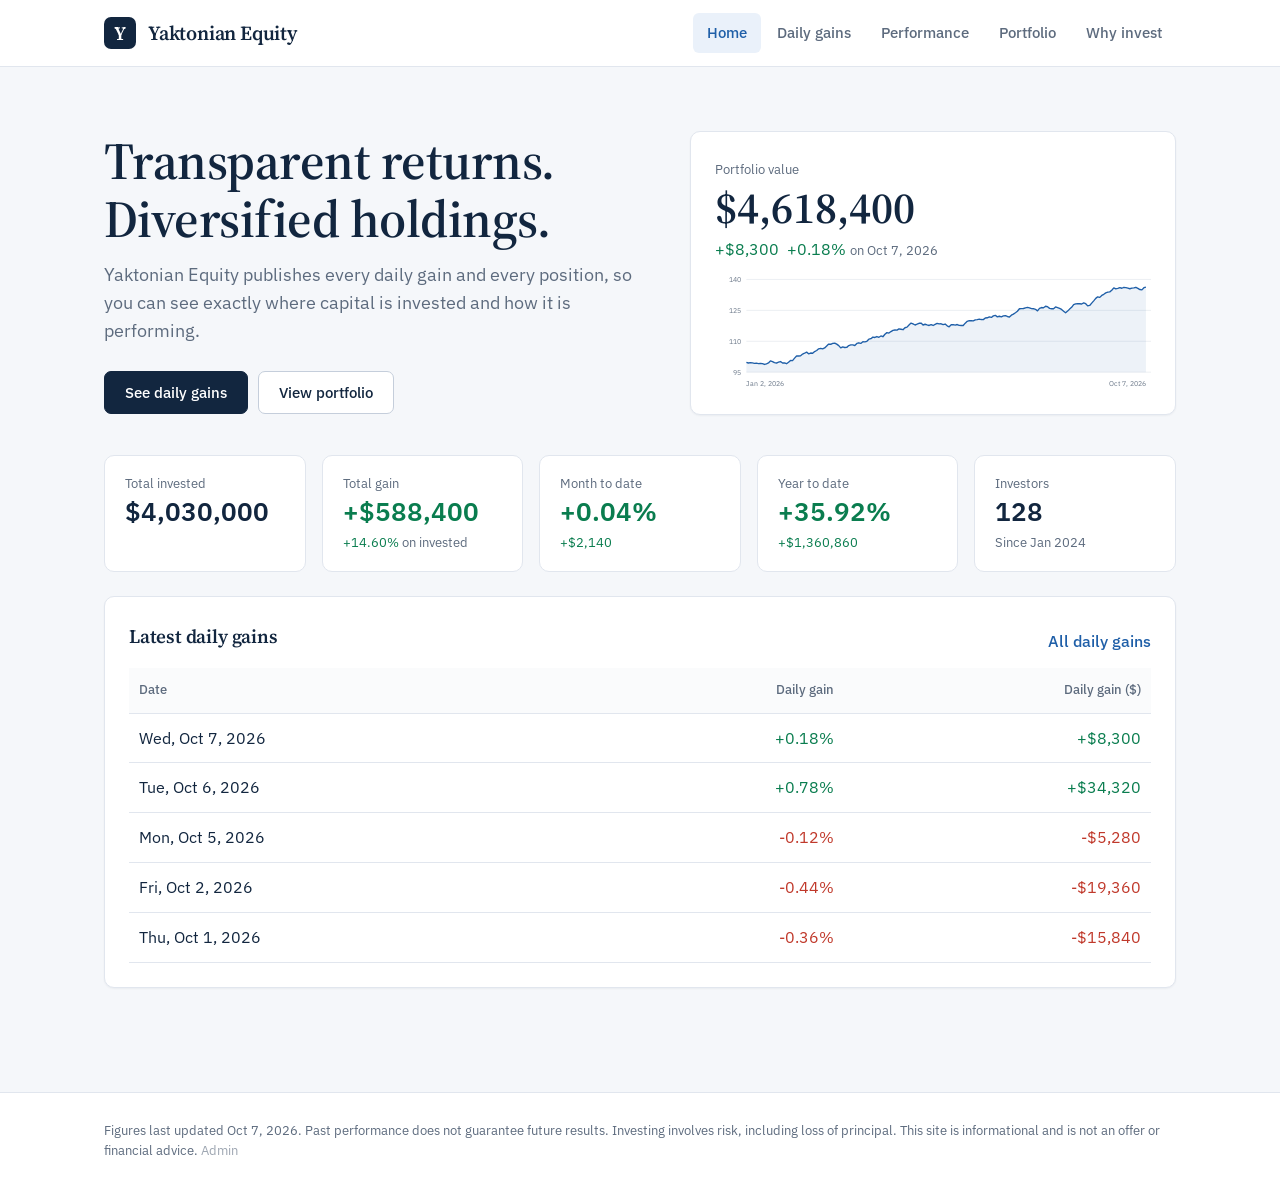
<file: index.html>
<!doctype html>
<html lang="en"><head><meta charset="utf-8"><meta name="viewport" content="width=device-width,initial-scale=1">
<title>Home · Yaktonian Equity</title>
<link rel="preconnect" href="https://fonts.googleapis.com"><link rel="preconnect" href="https://fonts.gstatic.com" crossorigin>
<link href="https://fonts.googleapis.com/css2?family=IBM+Plex+Sans:wght@400;500;600&family=Source+Serif+4:opsz,wght@8..60,500;8..60,600&display=swap" rel="stylesheet">
<link rel="stylesheet" href="assets/style.css"></head>
<body data-page="home"><div id="app"></div>
<script src="assets/data.js"></script><script src="assets/app.js"></script></body></html>
</file>
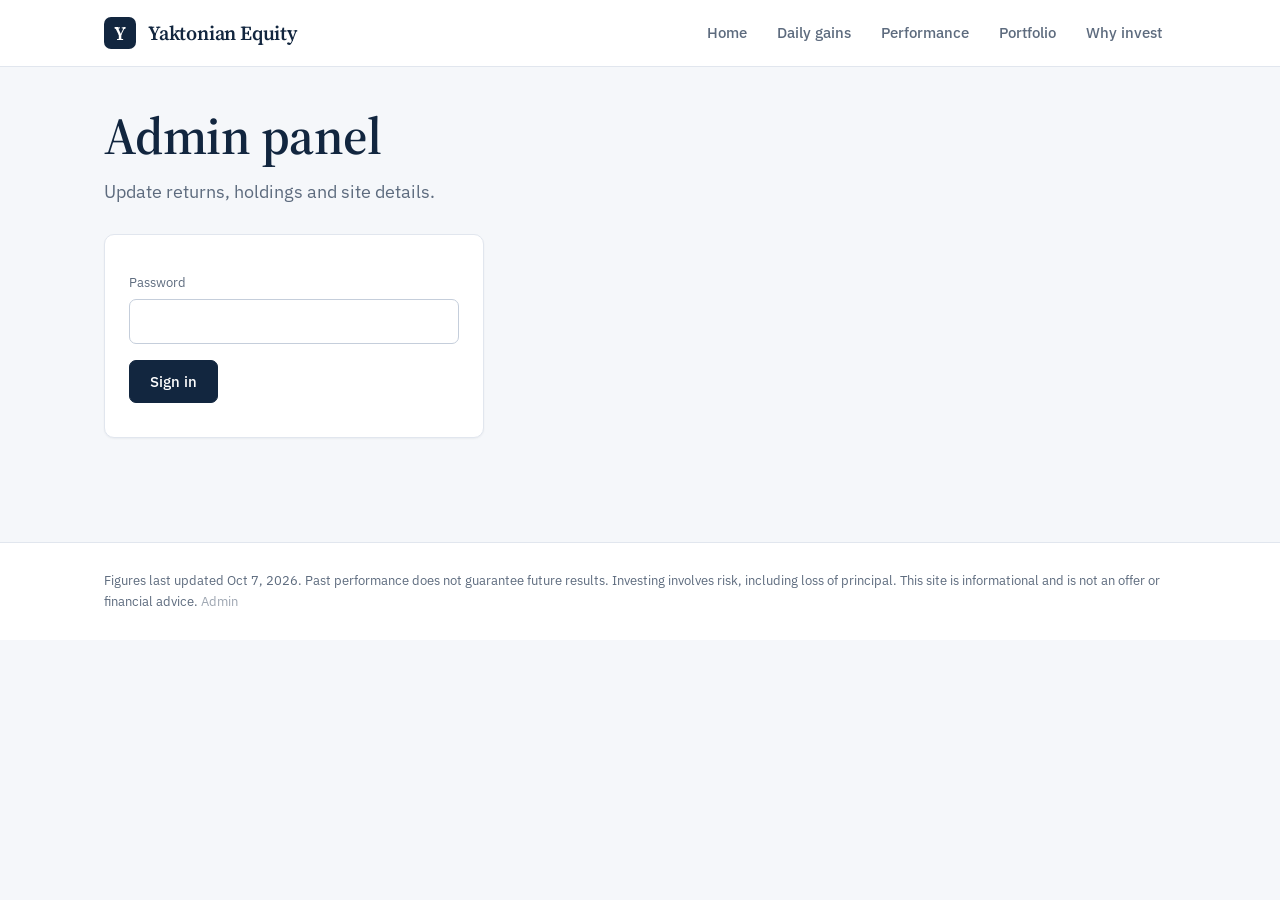
<file: admin.html>
<!doctype html>
<html lang="en"><head><meta charset="utf-8"><meta name="viewport" content="width=device-width,initial-scale=1">
<title>Admin · Yaktonian Equity</title>
<link rel="preconnect" href="https://fonts.googleapis.com"><link rel="preconnect" href="https://fonts.gstatic.com" crossorigin>
<link href="https://fonts.googleapis.com/css2?family=IBM+Plex+Sans:wght@400;500;600&family=Source+Serif+4:opsz,wght@8..60,500;8..60,600&display=swap" rel="stylesheet">
<link rel="stylesheet" href="assets/style.css"></head>
<body data-page="admin"><div id="app"></div>
<script src="assets/data.js"></script><script src="assets/app.js"></script></body></html>
</file>
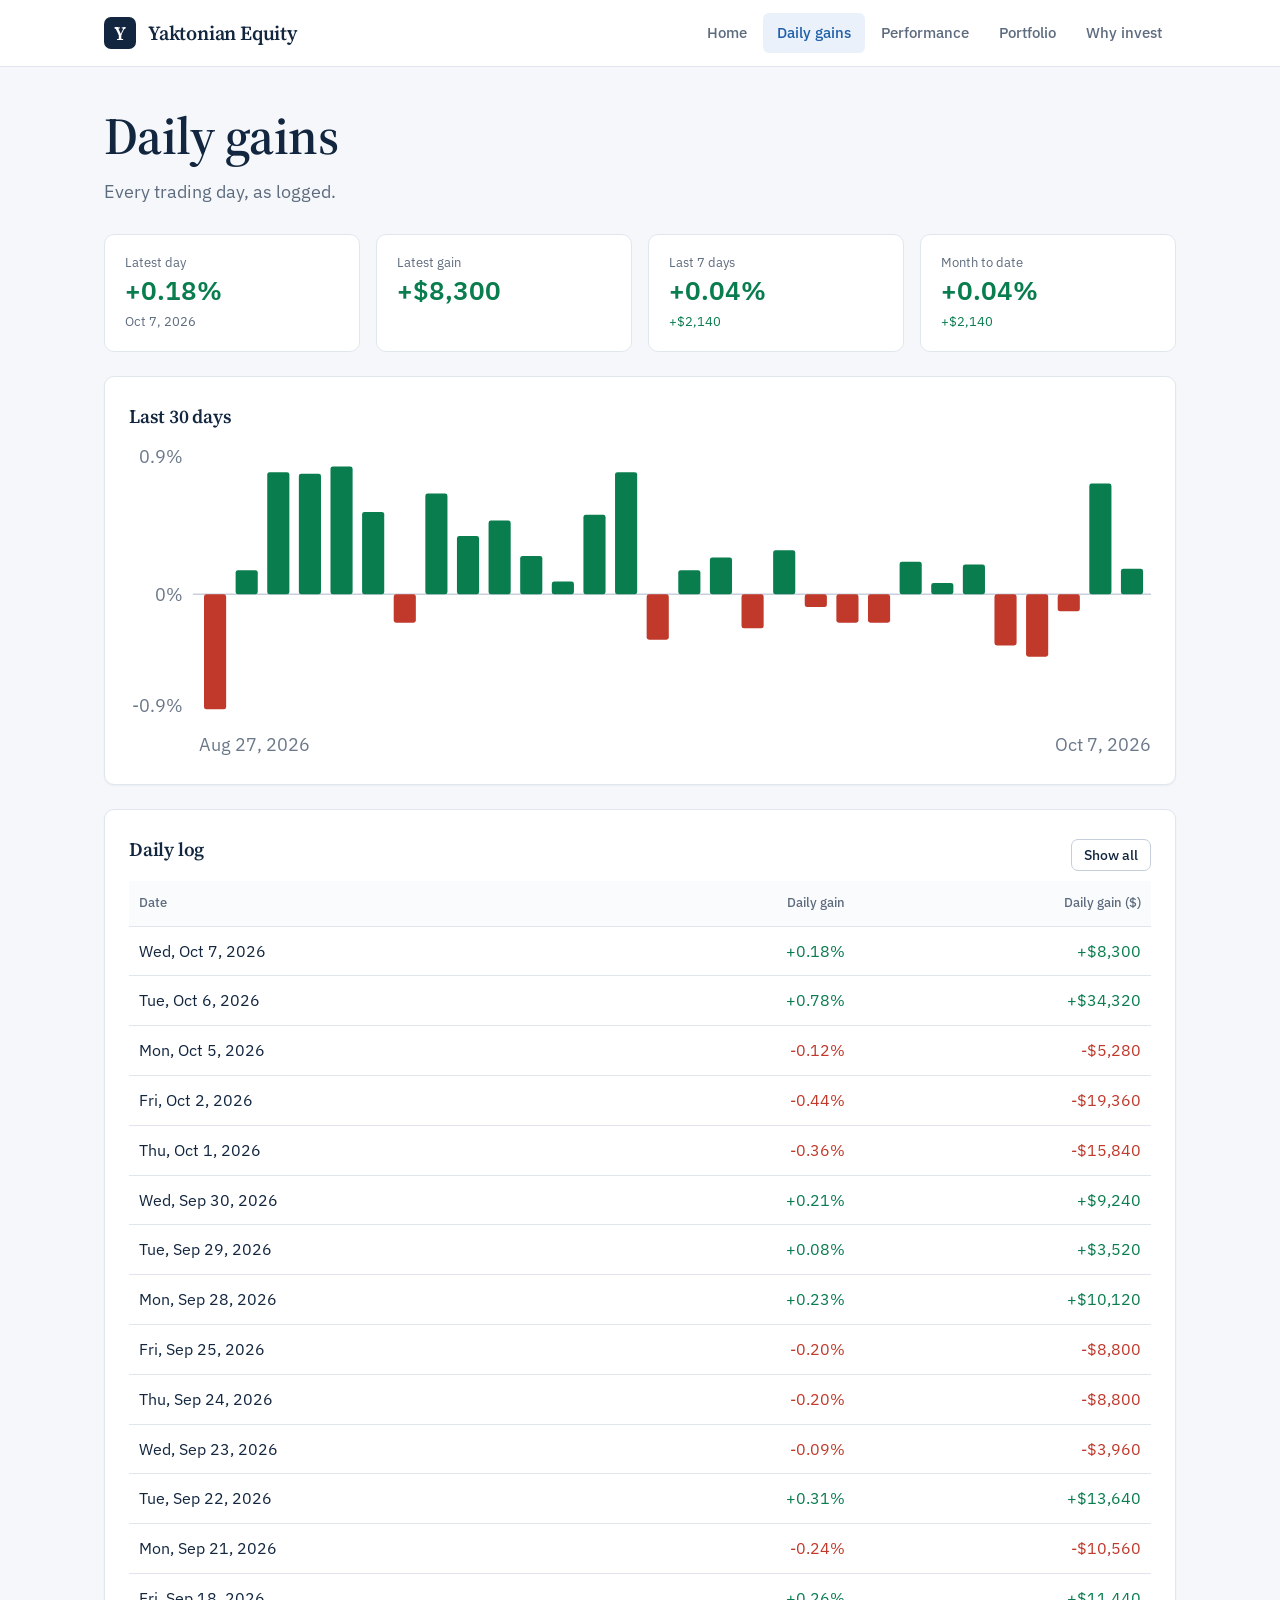
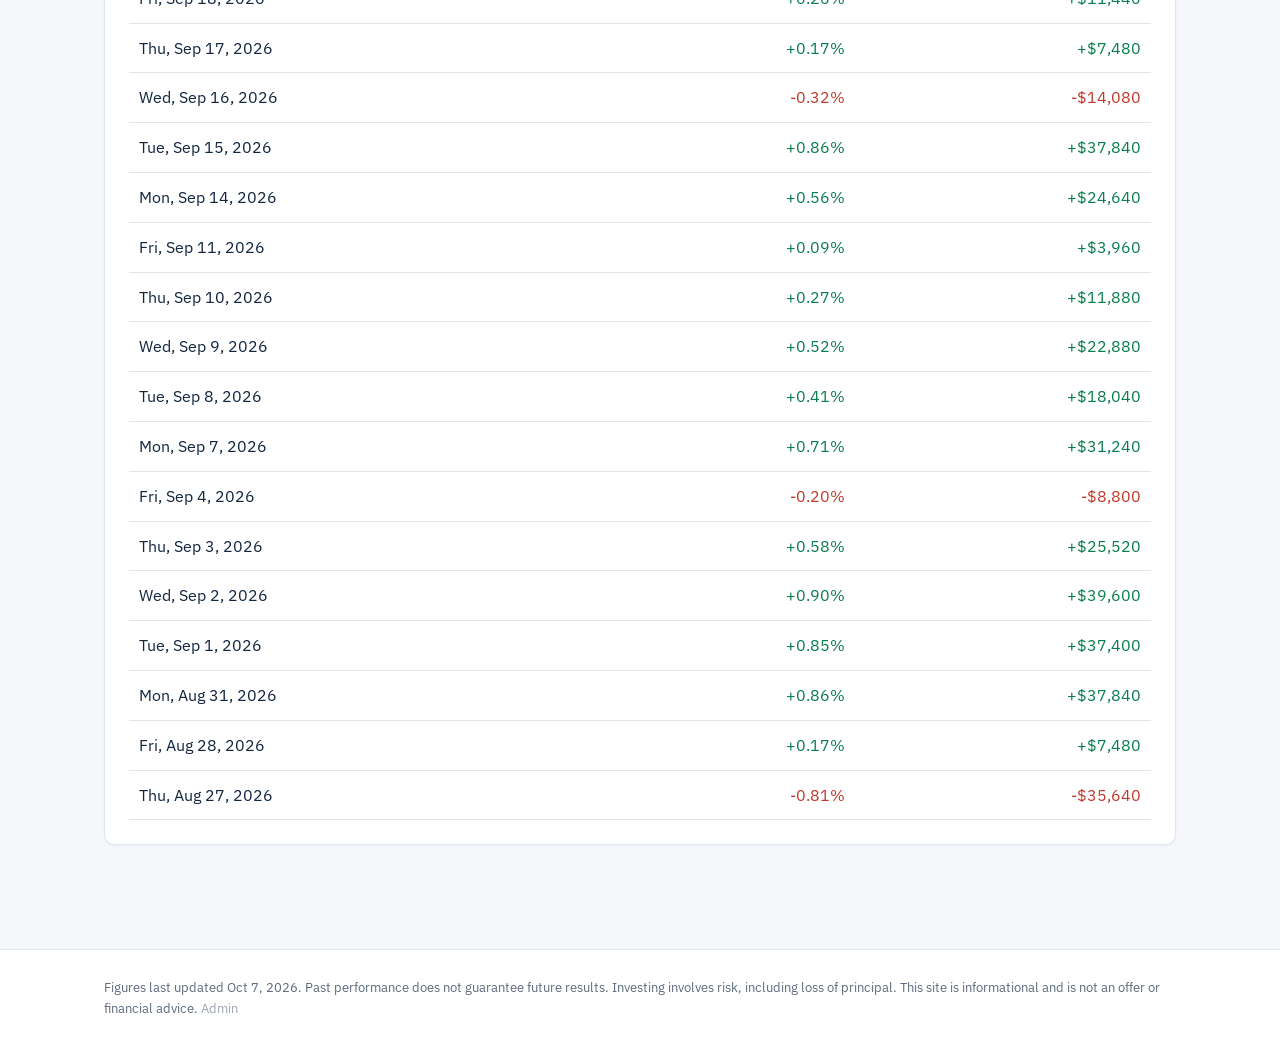
<file: daily.html>
<!doctype html>
<html lang="en"><head><meta charset="utf-8"><meta name="viewport" content="width=device-width,initial-scale=1">
<title>Daily gains · Yaktonian Equity</title>
<link rel="preconnect" href="https://fonts.googleapis.com"><link rel="preconnect" href="https://fonts.gstatic.com" crossorigin>
<link href="https://fonts.googleapis.com/css2?family=IBM+Plex+Sans:wght@400;500;600&family=Source+Serif+4:opsz,wght@8..60,500;8..60,600&display=swap" rel="stylesheet">
<link rel="stylesheet" href="assets/style.css"></head>
<body data-page="daily"><div id="app"></div>
<script src="assets/data.js"></script><script src="assets/app.js"></script></body></html>
</file>
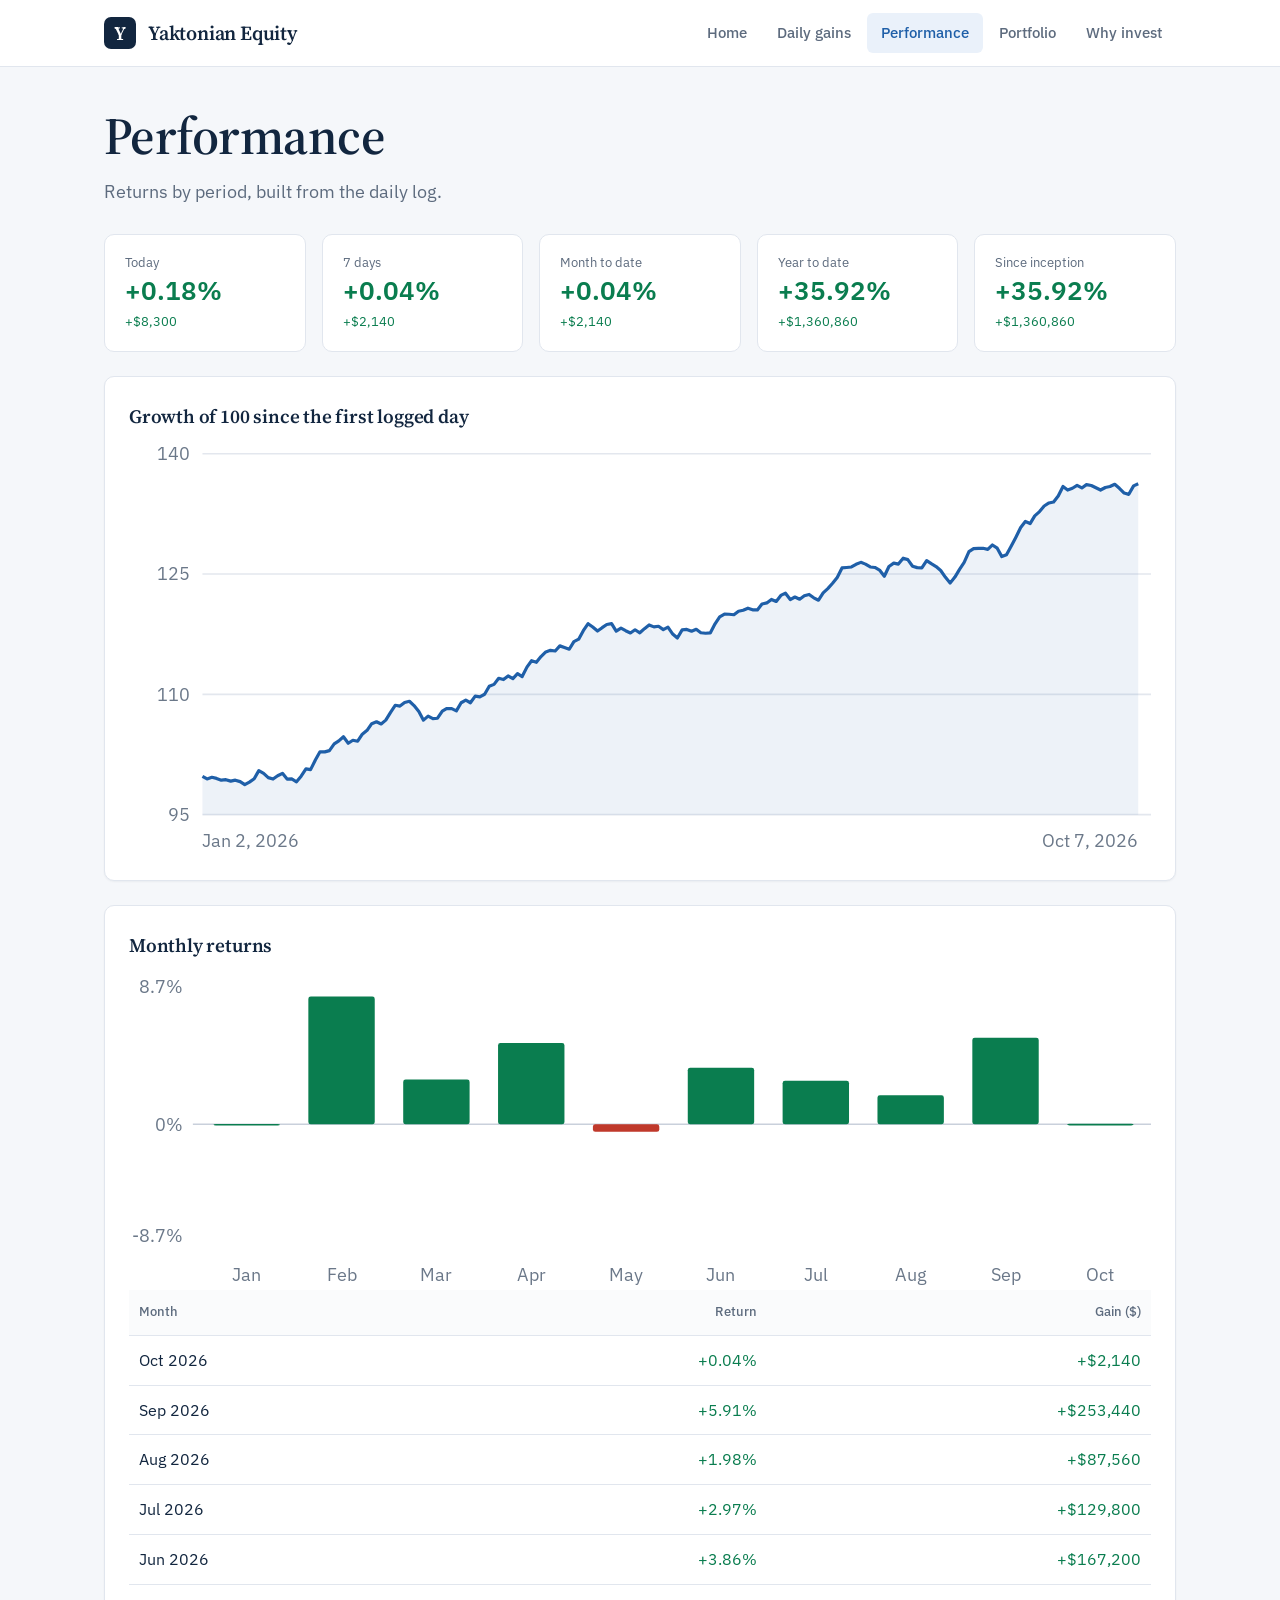
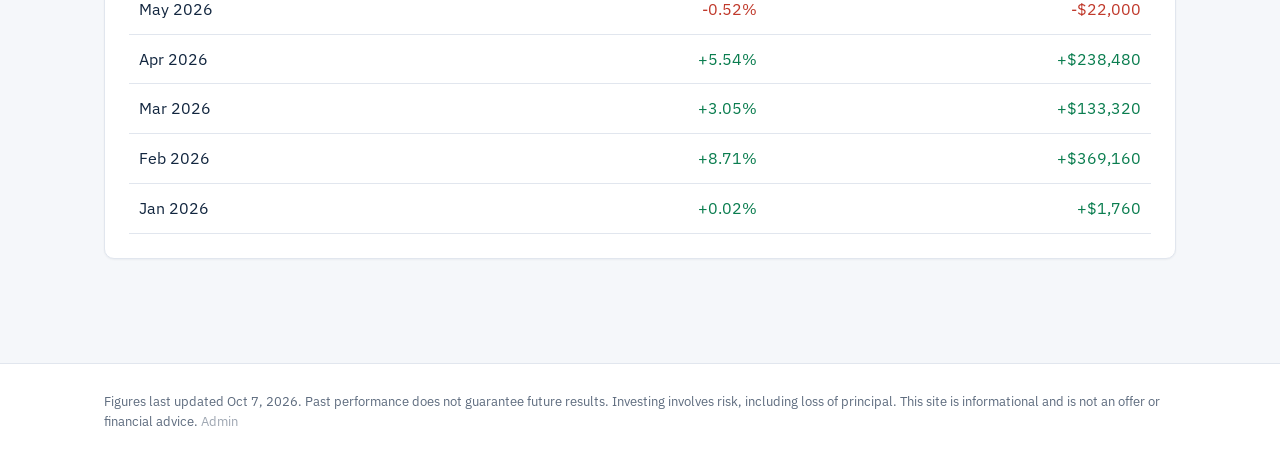
<file: performance.html>
<!doctype html>
<html lang="en"><head><meta charset="utf-8"><meta name="viewport" content="width=device-width,initial-scale=1">
<title>Performance · Yaktonian Equity</title>
<link rel="preconnect" href="https://fonts.googleapis.com"><link rel="preconnect" href="https://fonts.gstatic.com" crossorigin>
<link href="https://fonts.googleapis.com/css2?family=IBM+Plex+Sans:wght@400;500;600&family=Source+Serif+4:opsz,wght@8..60,500;8..60,600&display=swap" rel="stylesheet">
<link rel="stylesheet" href="assets/style.css"></head>
<body data-page="performance"><div id="app"></div>
<script src="assets/data.js"></script><script src="assets/app.js"></script></body></html>
</file>
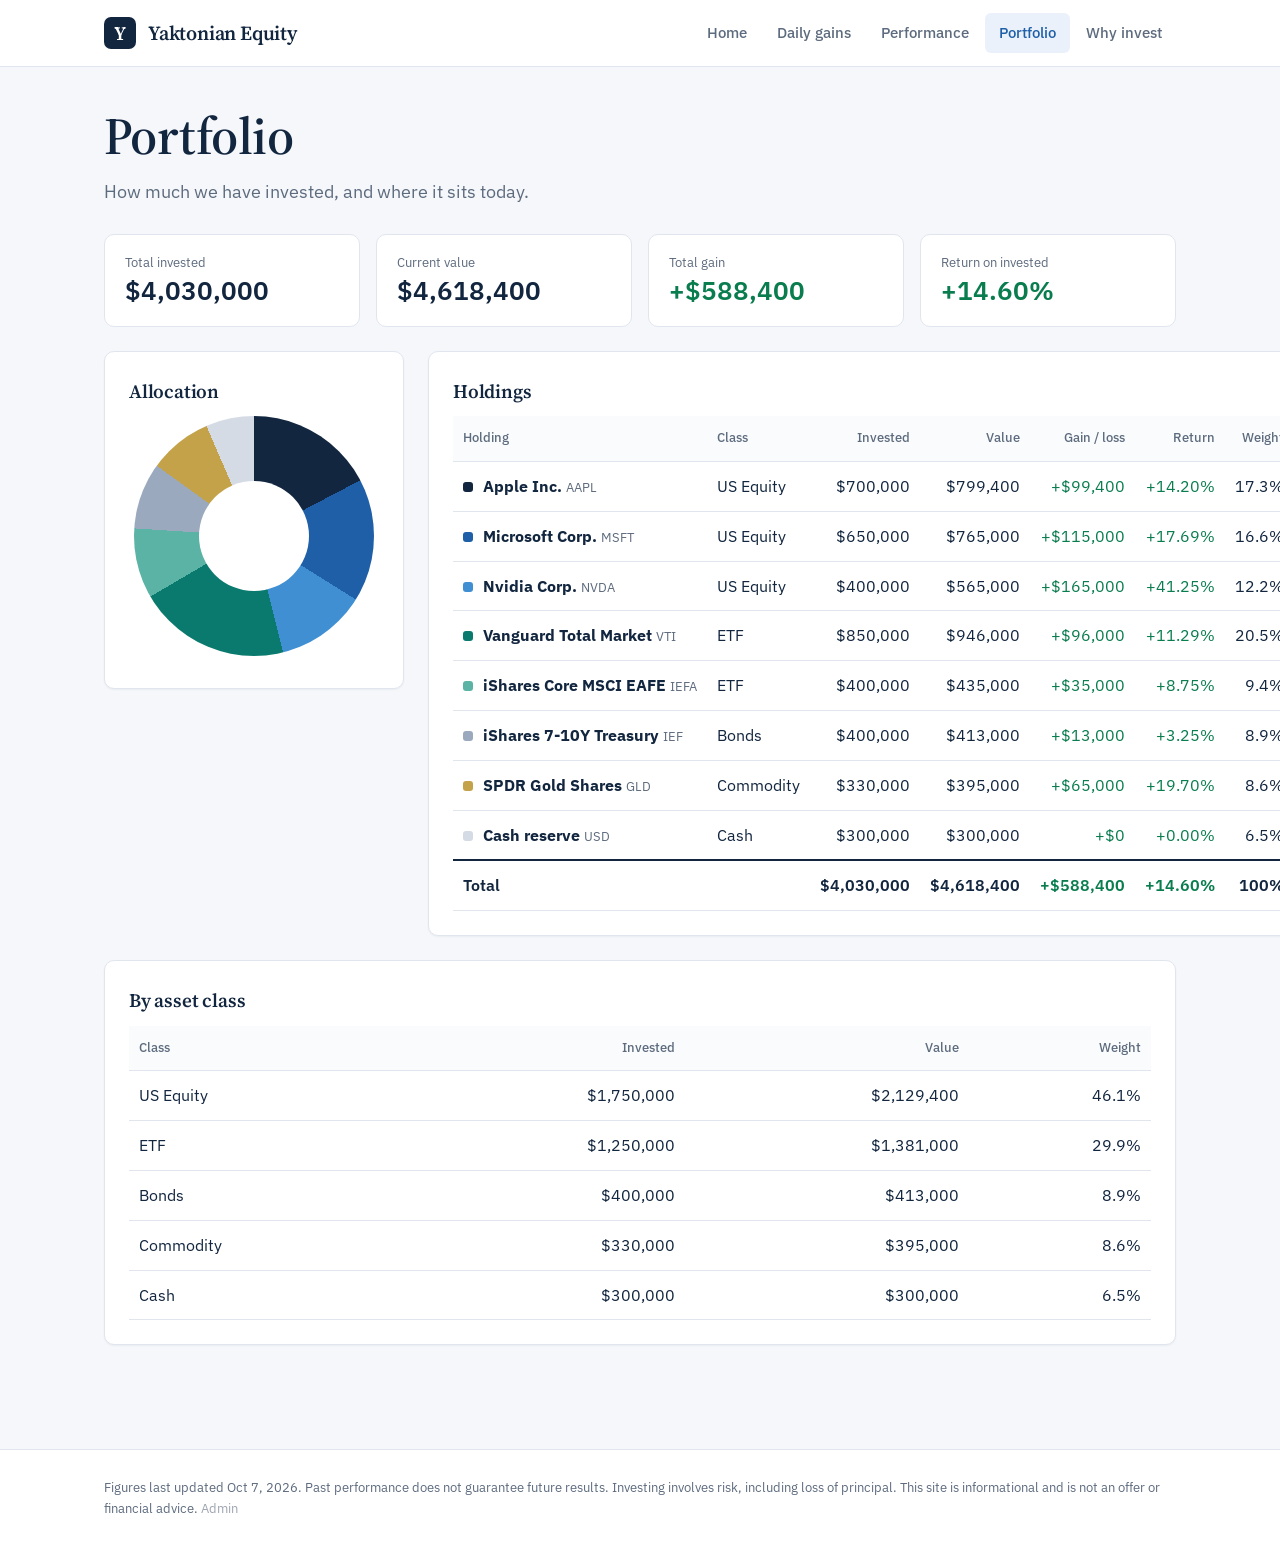
<file: portfolio.html>
<!doctype html>
<html lang="en"><head><meta charset="utf-8"><meta name="viewport" content="width=device-width,initial-scale=1">
<title>Portfolio · Yaktonian Equity</title>
<link rel="preconnect" href="https://fonts.googleapis.com"><link rel="preconnect" href="https://fonts.gstatic.com" crossorigin>
<link href="https://fonts.googleapis.com/css2?family=IBM+Plex+Sans:wght@400;500;600&family=Source+Serif+4:opsz,wght@8..60,500;8..60,600&display=swap" rel="stylesheet">
<link rel="stylesheet" href="assets/style.css"></head>
<body data-page="portfolio"><div id="app"></div>
<script src="assets/data.js"></script><script src="assets/app.js"></script></body></html>
</file>
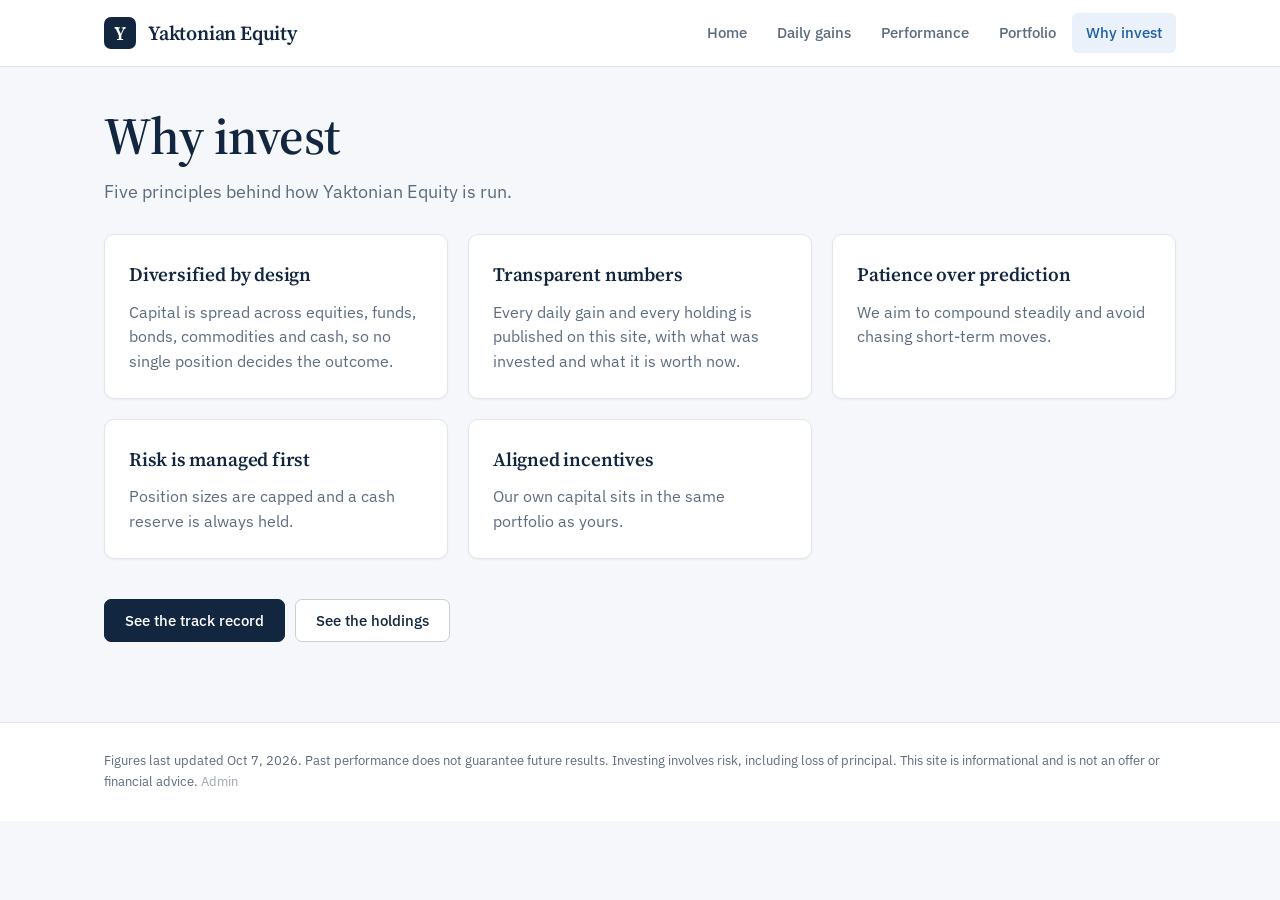
<file: why-invest.html>
<!doctype html>
<html lang="en"><head><meta charset="utf-8"><meta name="viewport" content="width=device-width,initial-scale=1">
<title>Why invest · Yaktonian Equity</title>
<link rel="preconnect" href="https://fonts.googleapis.com"><link rel="preconnect" href="https://fonts.gstatic.com" crossorigin>
<link href="https://fonts.googleapis.com/css2?family=IBM+Plex+Sans:wght@400;500;600&family=Source+Serif+4:opsz,wght@8..60,500;8..60,600&display=swap" rel="stylesheet">
<link rel="stylesheet" href="assets/style.css"></head>
<body data-page="why"><div id="app"></div>
<script src="assets/data.js"></script><script src="assets/app.js"></script></body></html>
</file>
<file: assets/style.css>
:root{--bg:#f5f7fa;--card:#fff;--ink:#12263f;--mute:#5d6b7e;--line:#e1e6ee;--blue:#1f5fa8;--pos:#0a7d4f;--neg:#c0392b}
*{box-sizing:border-box;margin:0}
body{background:var(--bg);color:var(--ink);font:400 15.5px/1.6 'IBM Plex Sans',system-ui,sans-serif;font-variant-numeric:tabular-nums;min-height:100vh}
h1,h2,h3,.logo{font-family:'Source Serif 4',Georgia,serif;font-weight:600;letter-spacing:-.01em}
a{color:inherit;text-decoration:none}:focus-visible{outline:2px solid var(--blue);outline-offset:2px}
.wrap{max-width:1120px;margin:0 auto;padding:0 24px}
header{background:#fff;border-bottom:1px solid var(--line);position:sticky;top:0;z-index:9}
header .wrap{display:flex;align-items:center;justify-content:space-between;min-height:66px;gap:16px;flex-wrap:wrap}
.logo{display:flex;align-items:center;gap:12px;font-size:20px}
.mark{width:32px;height:32px;border-radius:7px;background:var(--ink);color:#fff;display:grid;place-items:center;font-size:19px}
nav{display:flex;gap:2px;flex-wrap:wrap}nav a{padding:8px 14px;border-radius:6px;color:var(--mute);font-weight:500;font-size:14.5px}
nav a:hover{background:var(--bg);color:var(--ink)}nav a.on{color:var(--blue);background:#eaf1fa}
main{padding:40px 0 80px}
.ph{margin-bottom:28px}h1{font-size:clamp(34px,5vw,52px);line-height:1.1}h2{font-size:26px}h3{font-size:19px;margin-bottom:10px}
.lead{color:var(--mute);font-size:17.5px;max-width:58ch;margin:14px 0 26px}
.hero{display:grid;grid-template-columns:1.05fr .95fr;gap:48px;align-items:center;padding:24px 0 40px}
.btns{display:flex;gap:10px;flex-wrap:wrap}
.btn{padding:11px 20px;border-radius:7px;border:1px solid #c5cedb;font:500 15px 'IBM Plex Sans',sans-serif;color:var(--ink);background:#fff;cursor:pointer}
.btn:hover{border-color:var(--ink)}.btn.pri{background:var(--ink);color:#fff;border-color:var(--ink)}.btn.sm{padding:6px 12px;font-size:13.5px}
.card{background:var(--card);border:1px solid var(--line);border-radius:10px;padding:24px;box-shadow:0 1px 2px rgba(18,38,63,.05);margin-bottom:24px}
.card small{color:var(--mute)}.big{display:block;font:600 44px/1.15 'Source Serif 4',serif;margin:2px 0 4px}
.kpis{display:grid;grid-template-columns:repeat(auto-fit,minmax(190px,1fr));gap:16px;margin-bottom:24px}
.kpi{background:#fff;border:1px solid var(--line);border-radius:10px;padding:18px 20px}
.kpi small{color:var(--mute);font-size:13px;display:block}.kpi strong{font:600 26px/1.3 'IBM Plex Sans';display:block}.kpi em{font-style:normal;font-size:13px;color:var(--mute)}
.pos{color:var(--pos)}.neg{color:var(--neg)}
.ch{width:100%;height:auto;display:block}.ch text{font:11px 'IBM Plex Sans';fill:#6b7889}
.draw{stroke-dasharray:1000;stroke-dashoffset:1000;animation:d 1.8s .2s ease forwards}@keyframes d{to{stroke-dashoffset:0}}
.head{display:flex;justify-content:space-between;align-items:center;gap:12px;margin-bottom:6px}.head a{color:var(--blue);font-weight:500}
.tw{overflow-x:auto}table{width:100%;border-collapse:collapse;min-width:480px}
th,td{text-align:left;padding:12px 10px;border-bottom:1px solid var(--line);white-space:nowrap}
th{color:var(--mute);font-weight:500;font-size:13px;background:#fafbfc}tr:hover td{background:#fafbfd}td.r,th.r{text-align:right}
tr.tot td{font-weight:600;border-top:2px solid var(--ink)}td small{color:var(--mute)}
#dt:not(.all) tr.x{display:none}
.split{display:grid;grid-template-columns:300px 1fr;gap:24px;align-items:start}
.donut{width:240px;aspect-ratio:1;border-radius:50%;margin:8px auto;position:relative}.donut:after{content:"";position:absolute;inset:27%;background:#fff;border-radius:50%}
.dot{display:inline-block;width:10px;height:10px;border-radius:3px;margin-right:10px}
.grid{display:grid;grid-template-columns:repeat(auto-fit,minmax(300px,1fr));gap:20px}.grid .card{margin:0}.grid p{color:var(--mute)}
.sec{margin-top:40px}
label{display:block;margin:14px 0 5px;color:var(--mute);font-size:13px}
input,textarea{width:100%;background:#fff;border:1px solid #c5cedb;border-radius:7px;color:var(--ink);padding:9px 10px;font:inherit}
td input{min-width:110px;padding:7px 8px}textarea{min-height:110px;font:13px ui-monospace,monospace}
.row4{display:grid;grid-template-columns:repeat(4,1fr);gap:14px;align-items:end}.row3{display:grid;grid-template-columns:repeat(3,1fr);gap:14px}
.tabs{display:flex;gap:8px;flex-wrap:wrap;margin-bottom:12px}.note{color:var(--mute);font-size:13.5px;margin:10px 0}
footer{border-top:1px solid var(--line);background:#fff;padding:28px 0;color:var(--mute);font-size:13px}
@media(max-width:860px){.hero,.split{grid-template-columns:1fr}.row4,.row3{grid-template-columns:1fr}.big{font-size:36px}}
@media(prefers-reduced-motion:reduce){.draw{animation:none;stroke-dashoffset:0}}
</file>
